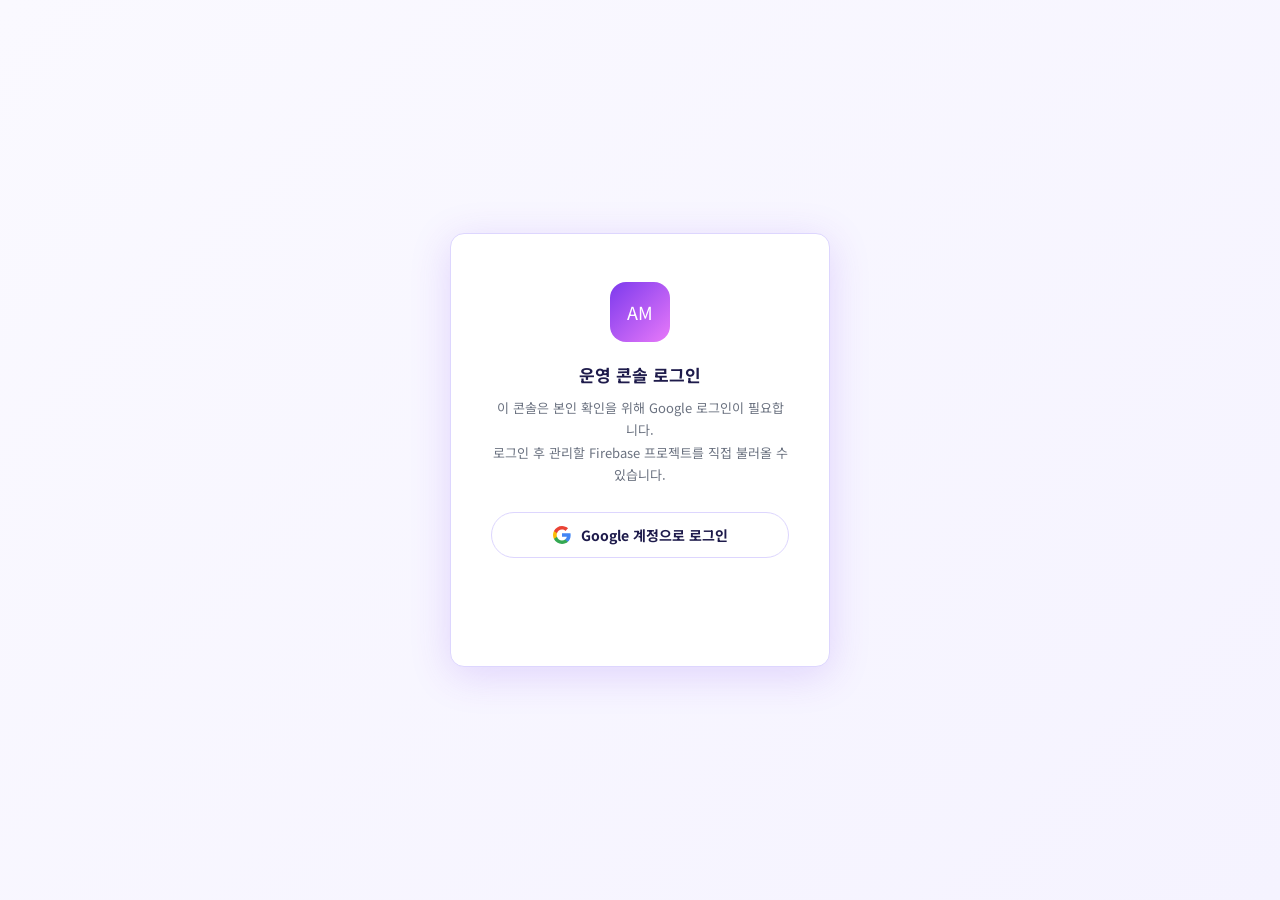
<file: index.html>
<!DOCTYPE html>
<html lang="ko">
<head>
<meta charset="UTF-8">
<meta name="viewport" content="width=device-width, initial-scale=1.0">
<title>운영 콘솔 | Artmug Admin</title>
<link href="https://fonts.googleapis.com/css2?family=Noto+Sans+KR:wght@400;500;700;900&display=swap" rel="stylesheet">
<style>
:root{
  --main:#7c3aed; --main-light:#a855f7; --main-dark:#5b21b6;
  --main-pale:#ede9fe; --main-pale2:#f5f3ff; --accent:#c084fc;
  --accent2:#e879f9; --gold:#facc15; --text:#1e1b4b;
  --text-sub:#6b7280; --border:#ddd6fe; --white:#fff; --bg:#faf9ff;
  --radius:14px; --radius-sm:8px;
  --shadow:0 4px 24px rgba(124,58,237,.10);
  --shadow-lg:0 8px 40px rgba(124,58,237,.18);
  --tr:0.25s cubic-bezier(.4,0,.2,1);
  --sidebar-w:264px; --sidebar-w-collapsed:76px; --header-h:64px;
}
*,*::before,*::after{margin:0;padding:0;box-sizing:border-box;}
html{scroll-behavior:smooth;}
body{font-family:'Noto Sans KR',sans-serif;background:var(--bg);color:var(--text);}
button{cursor:pointer;font-family:inherit;border:none;background:none;color:inherit;}
ul,ol{list-style:none;}

/* ===== 로그인 게이트 ===== */
.login-gate{
  position:fixed;inset:0;display:flex;align-items:center;justify-content:center;
  background:linear-gradient(135deg,var(--bg),var(--main-pale2));z-index:100;padding:24px;
}
.login-card{
  background:#fff;border:1px solid var(--border);border-radius:var(--radius);
  box-shadow:var(--shadow-lg);padding:48px 40px;max-width:380px;width:100%;text-align:center;
}
.login-logo{
  width:60px;height:60px;border-radius:16px;margin:0 auto 20px;
  background:linear-gradient(135deg,var(--main),var(--accent2));
  display:flex;align-items:center;justify-content:center;color:#fff;
  font-family:inherit;font-size:18px;
}
.login-card h1{font-family:inherit;font-size:17px;margin-bottom:10px;}
.login-card p{font-size:13px;color:var(--text-sub);line-height:1.7;margin-bottom:26px;}
.google-btn{
  display:inline-flex;align-items:center;justify-content:center;gap:10px;width:100%;
  padding:12px 18px;border-radius:999px;background:#fff;border:1px solid var(--border);
  font-size:14px;font-weight:700;color:var(--text);transition:background var(--tr),box-shadow var(--tr);
}
.google-btn:hover{background:var(--main-pale2);box-shadow:0 4px 14px rgba(124,58,237,.18);}
.google-btn:disabled{opacity:.6;cursor:not-allowed;}
.login-status{font-size:12.5px;margin-top:16px;min-height:18px;color:var(--text-sub);}
.login-status.error{color:#dc2626;}

/* ===== 레이아웃 ===== */
.admin-wrap{display:flex;min-height:100vh;}

/* ===== 사이드바 ===== */
.sidebar{
  width:var(--sidebar-w);flex-shrink:0;background:#fff;
  border-right:1px solid var(--border);
  display:flex;flex-direction:column;padding:22px 0;
  position:sticky;top:0;align-self:flex-start;height:100vh;height:100dvh;overflow-y:auto;
  transition:width var(--tr);z-index:50;
}
.sidebar.collapsed{width:var(--sidebar-w-collapsed);}
.sidebar-top{
  display:flex;align-items:center;gap:12px;
  padding:0 22px 20px;margin-bottom:18px;
  border-bottom:1px solid var(--border);
}
.logo-badge{
  width:40px;height:40px;border-radius:12px;flex-shrink:0;
  background:linear-gradient(135deg,var(--main),var(--accent2));
  display:flex;align-items:center;justify-content:center;
  color:#fff;font-family:inherit;font-size:13px;
}
.logo-text{overflow:hidden;white-space:nowrap;}
.logo-text strong{display:block;font-family:inherit;font-size:15px;}
.logo-text span{display:block;font-size:12px;color:var(--text-sub);margin-top:2px;}
.sidebar.collapsed .logo-text{display:none;}

.sidebar-section{padding:0 14px;}
.sidebar-label{
  font-size:12px;font-weight:700;color:var(--text-sub);
  letter-spacing:.04em;margin:0 10px 10px;white-space:nowrap;overflow:hidden;
}
.sidebar.collapsed .sidebar-label{opacity:0;}
.sidebar-menu{display:flex;flex-direction:column;gap:4px;}
.menu-item{
  display:flex;align-items:center;gap:12px;width:100%;
  padding:11px 12px;border-radius:var(--radius-sm);
  font-size:14px;font-weight:500;color:var(--text-sub);
  transition:background var(--tr),color var(--tr);text-align:left;white-space:nowrap;overflow:hidden;
}
.sidebar.collapsed .menu-item{justify-content:center;padding:11px;}
.sidebar.collapsed .menu-item span{display:none;}
.menu-item:hover{background:var(--main-pale2);color:var(--main-dark);}
.menu-item.active{background:var(--main-pale);color:var(--main);font-weight:700;}
.menu-item svg{flex-shrink:0;}

.sidebar-footer{margin-top:auto;padding:18px 14px 0;}
.updates-trigger{
  display:flex;align-items:center;gap:12px;width:100%;min-height:42px;
  padding:10px 12px;border:1px solid var(--border);border-radius:10px;
  background:var(--main-pale2);color:var(--main-dark);font-size:13px;font-weight:700;
  text-align:left;white-space:nowrap;transition:background var(--tr),color var(--tr);
}
.updates-trigger svg{flex-shrink:0;}
.updates-trigger:hover{background:var(--main-pale);}
.sidebar.collapsed .updates-trigger{justify-content:center;padding-inline:0;}
.sidebar.collapsed .updates-trigger span{display:none;}
.updates-trigger:focus-visible,.updates-close:focus-visible,.release-entry summary:focus-visible{
  outline:2px solid var(--main);outline-offset:-3px;
}

.updates-dialog{
  inset:0;margin:auto;padding:0;width:min(36rem,calc(100% - 32px));
  max-height:min(36rem,calc(100vh - 32px));max-height:min(36rem,calc(100dvh - 32px));
  overflow:hidden;border:1px solid var(--border);border-radius:18px;
  background:var(--white);color:var(--text);box-shadow:0 22px 60px rgba(30,27,75,.22);
}
.updates-dialog[open]{display:grid;grid-template-rows:auto minmax(0,1fr);}
.updates-dialog::backdrop{background:rgba(30,27,75,.46);}
.updates-header{
  display:flex;align-items:center;justify-content:space-between;gap:12px;
  padding:18px clamp(16px,4vw,26px);border-bottom:1px solid var(--border);
  background:var(--main-pale2);
}
.updates-header h2{font-size:20px;line-height:1.4;}
.updates-close{display:grid;place-items:center;width:36px;height:36px;border-radius:8px;color:var(--text-sub);}
.updates-close:hover{background:var(--main-pale);color:var(--main-dark);}
.release-log{display:grid;align-content:start;gap:10px;overflow:auto;padding:18px clamp(16px,4vw,26px) 24px;}
.release-entry{border:1px solid var(--border);border-radius:12px;overflow:hidden;}
.release-entry summary{
  display:flex;align-items:center;justify-content:space-between;gap:12px;
  padding:12px 14px;list-style:none;color:var(--text);
}
.release-entry summary::-webkit-details-marker{display:none;}
.release-entry summary:hover,.release-entry[open] summary{background:var(--main-pale2);}
.release-entry[open] summary{border-bottom:1px solid var(--border);}
.release-meta{display:flex;align-items:center;flex-wrap:wrap;gap:6px 12px;}
.release-version{
  padding:3px 8px;border-radius:6px;background:var(--main-pale);color:var(--main-dark);
  font-size:13px;font-weight:700;
}
.release-meta time{font-size:13px;color:var(--text-sub);font-variant-numeric:tabular-nums;}
.release-chevron{flex-shrink:0;color:var(--main-dark);}
.release-entry[open] .release-chevron{transform:rotate(180deg);}
.release-changes{display:grid;gap:8px;padding:14px 16px 16px 34px;list-style:disc;font-size:14px;line-height:1.65;}
.release-changes li::marker{color:var(--main);}

.sidebar-backdrop{
  position:fixed;inset:0;background:rgba(30,27,75,.38);
  opacity:0;pointer-events:none;transition:opacity var(--tr);z-index:40;
}
.sidebar-backdrop.show{opacity:1;pointer-events:auto;}

/* ===== 메인 ===== */
.main{flex:1;display:flex;flex-direction:column;min-width:0;}
.main-header{
  height:var(--header-h);flex-shrink:0;display:flex;align-items:center;gap:14px;
  padding:0 28px;border-bottom:1px solid var(--border);
  background:rgba(255,255,255,.85);backdrop-filter:blur(8px);
  position:sticky;top:0;z-index:30;
}
.icon-btn{
  display:flex;align-items:center;justify-content:center;
  width:36px;height:36px;border-radius:var(--radius-sm);
  color:var(--text-sub);transition:background var(--tr),color var(--tr);flex-shrink:0;
}
.icon-btn:hover{background:var(--main-pale2);color:var(--main);}
.page-title{display:flex;align-items:center;gap:10px;min-width:0;}
.page-icon{
  width:30px;height:30px;border-radius:8px;flex-shrink:0;
  background:var(--main-pale);color:var(--main);
  display:flex;align-items:center;justify-content:center;
}
.page-title h1{
  font-family:inherit;font-size:17px;
  white-space:nowrap;overflow:hidden;text-overflow:ellipsis;
}

.account-chip{margin-left:auto;display:flex;align-items:center;gap:10px;flex-shrink:0;}
.account-avatar{width:28px;height:28px;border-radius:50%;background:var(--main-pale);object-fit:cover;flex-shrink:0;}
.account-email{font-size:12.5px;color:var(--text-sub);white-space:nowrap;max-width:170px;overflow:hidden;text-overflow:ellipsis;}
.account-logout{font-size:12px;font-weight:700;color:var(--main);padding:7px 14px;border-radius:999px;background:var(--main-pale);transition:background var(--tr);flex-shrink:0;}
.account-logout:hover{background:var(--main-pale2);}

.main-content{flex:1;padding:32px;overflow-y:auto;}
.content-inner{max-width:1100px;margin:0 auto;}

/* ===== 페이지 패널 / 빈 상태 ===== */
.page-panel{display:none;}
.page-panel.active{display:block;animation:fadeIn .35s ease;}
@keyframes fadeIn{from{opacity:0;transform:translateY(6px);}to{opacity:1;transform:none;}}

.empty-state{
  max-width:480px;margin:64px auto 0;background:#fff;
  border:1px solid var(--border);border-radius:var(--radius);
  box-shadow:var(--shadow);padding:48px 36px;text-align:center;
}
.empty-icon{
  width:60px;height:60px;border-radius:50%;margin:0 auto 20px;
  background:var(--main-pale2);color:var(--main);
  display:flex;align-items:center;justify-content:center;
}
.empty-state h2{font-family:inherit;font-size:16px;margin-bottom:10px;line-height:1.4;}
.empty-state p{font-size:13.5px;color:var(--text-sub);line-height:1.75;}
.empty-tag{
  display:inline-flex;align-items:center;gap:6px;margin-top:20px;
  font-size:12px;font-weight:700;color:var(--main);
  background:var(--main-pale);padding:7px 16px;border-radius:999px;
}

/* ===== 포트폴리오 관리: Firebase 프로젝트 연결 ===== */
.fb-connect-card{
  background:#fff;border:1px solid var(--border);border-radius:var(--radius);
  box-shadow:var(--shadow);padding:24px;margin-bottom:22px;
}
.fb-connect-card h3{font-family:inherit;font-size:15px;margin-bottom:6px;}
.fb-connect-card > p{font-size:12.5px;color:var(--text-sub);margin-bottom:16px;line-height:1.6;}
.fb-connect-form{display:flex;gap:10px;flex-wrap:wrap;}
.fb-connect-form input{
  flex:1;min-width:220px;padding:11px 14px;border:1px solid var(--border);
  border-radius:8px;font-size:13.5px;font-family:inherit;color:var(--text);
}
.fb-connect-form input:focus{outline:none;border-color:var(--main);box-shadow:0 0 0 3px var(--main-pale);}
.fb-status{font-size:12.5px;margin-top:12px;color:var(--text-sub);min-height:16px;line-height:1.6;}
.fb-status.error{color:#dc2626;}
.fb-status.success{color:#16a34a;}

.fb-connected-bar{
  display:flex;align-items:center;gap:10px;background:var(--main-pale2);
  border:1px solid var(--border);border-radius:var(--radius-sm);
  padding:11px 16px;margin-bottom:22px;font-size:13px;flex-wrap:wrap;
}
.fb-connected-bar .dot{width:8px;height:8px;border-radius:50%;background:#16a34a;flex-shrink:0;}
.fb-connected-bar strong{color:var(--main-dark);}
.fb-actions{margin-left:auto;display:flex;gap:8px;}
.fb-actions button{
  font-size:12px;font-weight:700;color:var(--text-sub);background:#fff;
  border:1px solid var(--border);padding:6px 12px;border-radius:999px;
  transition:background var(--tr),color var(--tr);
}
.fb-actions button:hover{background:var(--main-pale2);color:var(--main-dark);}

/* ===== 포트폴리오 관리: 카테고리 ===== */
.portfolio-toolbar{display:flex;justify-content:flex-end;margin-bottom:22px;position:relative;}
.btn-primary{
  display:inline-flex;align-items:center;gap:7px;
  background:linear-gradient(135deg,var(--main),var(--main-light));
  color:#fff;font-size:13.5px;font-weight:700;padding:10px 20px;border-radius:999px;
  box-shadow:0 4px 16px rgba(124,58,237,.32);transition:transform var(--tr),box-shadow var(--tr);
}
.btn-primary:hover{transform:translateY(-1px);box-shadow:0 8px 22px rgba(124,58,237,.4);}

.category-menu{
  position:absolute;top:calc(100% + 8px);right:0;width:240px;
  background:#fff;border:1px solid var(--border);border-radius:var(--radius-sm);
  box-shadow:var(--shadow-lg);padding:8px;display:none;z-index:25;
}
.category-menu.open{display:block;}
.category-menu button{
  width:100%;display:flex;align-items:center;gap:10px;
  padding:11px 12px;border-radius:8px;font-size:13.5px;font-weight:500;
  color:var(--text);transition:background var(--tr);text-align:left;
}
.category-menu button:hover:not(:disabled){background:var(--main-pale2);}
.category-menu button:disabled{opacity:.42;cursor:not-allowed;}
.category-menu button svg{flex-shrink:0;color:var(--main);}
.menu-sub-label{margin-left:auto;font-size:10.5px;color:var(--text-sub);font-weight:700;white-space:nowrap;}

.portfolio-empty-hint{
  text-align:center;color:var(--text-sub);font-size:13.5px;
  background:#fff;border:1px dashed var(--border);border-radius:var(--radius);
  padding:48px 24px;line-height:1.8;
}
.portfolio-empty-hint strong{color:var(--main);}

.cat-card{
  background:#fff;border:1px solid var(--border);border-radius:var(--radius);
  box-shadow:var(--shadow);margin-bottom:20px;overflow:hidden;
}
.cat-card-header{
  display:flex;align-items:center;justify-content:space-between;
  padding:16px 20px;color:#fff;
  background:linear-gradient(135deg,var(--main-dark),var(--main));
}
.cat-card-header-left{display:flex;align-items:center;gap:10px;}
.cat-card-header-left svg{flex-shrink:0;}
.cat-card-title{font-family:inherit;font-size:14.5px;}
.cat-del-btn{
  width:26px;height:26px;border-radius:50%;flex-shrink:0;
  display:flex;align-items:center;justify-content:center;
  font-size:16px;line-height:1;color:#fff;background:rgba(255,255,255,.16);
  transition:background var(--tr);
}
.cat-del-btn:hover{background:rgba(255,255,255,.32);}
.cat-card-body{padding:20px;}
.subcat-empty-hint{font-size:12.5px;color:var(--text-sub);margin-bottom:12px;}

.subcat-block{
  border:1px solid var(--border);border-radius:var(--radius-sm);
  background:var(--main-pale2);padding:14px 16px;margin-bottom:14px;
}
.subcat-header{display:flex;align-items:center;justify-content:space-between;margin-bottom:4px;}
.subcat-title-wrap{display:flex;align-items:center;gap:8px;min-width:0;}
.subcat-title{font-size:14px;font-weight:700;color:var(--main-dark);overflow:hidden;text-overflow:ellipsis;white-space:nowrap;}
.subcat-count{
  flex-shrink:0;font-size:11px;font-weight:700;color:var(--main);
  background:var(--main-pale);padding:2px 9px;border-radius:999px;
}
.subcat-del-btn{
  width:24px;height:24px;border-radius:50%;flex-shrink:0;font-size:15px;line-height:1;
  display:flex;align-items:center;justify-content:center;
  color:var(--text-sub);transition:background var(--tr),color var(--tr);
}
.subcat-del-btn:hover{background:#fde2e2;color:#dc2626;}

.btn-dashed{
  display:inline-flex;align-items:center;gap:6px;margin-top:8px;
  border:1.5px dashed var(--border);background:#fff;color:var(--main);
  font-size:13px;font-weight:700;padding:9px 15px;border-radius:8px;
  transition:background var(--tr),border-color var(--tr);
}
.btn-dashed:hover{background:#fff;border-color:var(--main-light);}
.btn-dashed-sm{padding:7px 13px;font-size:12.5px;margin-top:10px;}

.inline-form{display:flex;gap:8px;margin-top:10px;flex-wrap:wrap;align-items:center;}
.inline-form input[type="text"]{
  flex:1;min-width:200px;padding:9px 13px;border:1px solid var(--border);
  border-radius:8px;font-size:13px;font-family:inherit;color:var(--text);background:#fff;
}
.inline-form input:focus{outline:none;border-color:var(--main);box-shadow:0 0 0 3px var(--main-pale);}
.inline-form input[type="file"]{
  flex:1;min-width:220px;font-size:12.5px;padding:8px;border:1px dashed var(--border);
  border-radius:8px;background:#fff;color:var(--text-sub);
}
.btn-confirm{background:var(--main);color:#fff;padding:9px 17px;border-radius:8px;font-size:13px;font-weight:700;transition:background var(--tr);flex-shrink:0;}
.btn-confirm:hover{background:var(--main-dark);}
.btn-confirm:disabled{opacity:.55;cursor:not-allowed;}
.btn-cancel{background:#f1f0fa;color:var(--text-sub);padding:9px 17px;border-radius:8px;font-size:13px;font-weight:700;transition:background var(--tr);flex-shrink:0;}
.btn-cancel:hover{background:#e5e3f5;}
.inline-form-msg{font-size:12px;color:var(--text-sub);margin-top:6px;display:none;}
.inline-form-msg.error{color:#dc2626;}

.img-preview-row{display:flex;gap:8px;flex-wrap:wrap;margin-top:10px;}
.img-preview-item{width:62px;text-align:center;}
.img-preview-item img{width:62px;height:62px;object-fit:cover;border-radius:6px;border:1px solid var(--border);display:block;}
.img-preview-item span{display:block;font-size:9.5px;color:var(--text-sub);overflow:hidden;text-overflow:ellipsis;white-space:nowrap;margin-top:3px;}

.media-row{
  display:flex;gap:14px;overflow-x:auto;margin-top:12px;padding-bottom:8px;
}
.media-row::-webkit-scrollbar{height:6px;}
.media-row::-webkit-scrollbar-thumb{background:var(--border);border-radius:3px;}
.media-row::-webkit-scrollbar-track{background:transparent;}
.media-card{flex-shrink:0;width:200px;}
.media-thumb{
  position:relative;width:100%;aspect-ratio:16/9;border-radius:8px;
  overflow:hidden;background:#000;border:1px solid var(--border);
}
.media-thumb iframe{width:100%;height:100%;border:0;display:block;}
.media-thumb-inner{
  width:100%;height:100%;display:flex;align-items:center;justify-content:center;
  color:#9ca3af;background:#13111c;font-size:11px;text-align:center;padding:6px;
}
.media-thumb-inner img{width:100%;height:100%;object-fit:cover;display:block;}
.media-del{
  position:absolute;top:6px;right:6px;width:22px;height:22px;border-radius:50%;
  background:rgba(0,0,0,.55);color:#fff;font-size:13px;line-height:1;
  display:flex;align-items:center;justify-content:center;z-index:5;
  transition:background var(--tr);
}
.media-del:hover{background:rgba(220,38,38,.9);}
.media-title{
  font-size:12px;margin-top:6px;color:var(--text);line-height:1.4;
  max-height:2.8em;overflow:hidden;
}

/* ===== 반응형 (모바일: 사이드바 = 오프캔버스) ===== */
@media (max-width:880px){
  .sidebar{
    position:fixed;top:0;left:0;
    transform:translateX(-100%);box-shadow:var(--shadow-lg);width:var(--sidebar-w);
  }
  .sidebar.mobile-open{transform:translateX(0);}
  .sidebar.collapsed{width:var(--sidebar-w);}
  .sidebar.collapsed .logo-text,.sidebar.collapsed .sidebar-label,.sidebar.collapsed .menu-item span{display:revert;}
  .sidebar.collapsed .menu-item span{display:inline;}
  .main-content{padding:22px 18px;}
  .empty-state{margin-top:24px;padding:36px 24px;}
  .media-card{width:160px;}
  .category-menu{width:220px;}
  .account-email{display:none;}
}
.order-handle{display:inline-flex;align-items:center;justify-content:center;flex-shrink:0;min-height:32px;padding:5px 10px;margin:0 6px 6px 0;border:1px solid var(--border);border-radius:6px;background:var(--main-pale);color:var(--main);font:inherit;font-size:12px;cursor:grab;touch-action:none;user-select:none;}
.order-handle:active{cursor:grabbing;}
.order-handle:focus-visible{outline:2px solid var(--main);outline-offset:2px;}
.order-dragging{opacity:.65;outline:2px dashed var(--main);outline-offset:-2px;}
.order-saving{pointer-events:none;opacity:.75;}
.order-hint,.order-status{font-size:12px;line-height:1.6;color:var(--text-sub);margin-bottom:10px;}
.order-status{color:var(--main);min-height:20px;}
</style>
<style>
.connection-grid{display:grid;grid-template-columns:1fr 1fr;gap:18px;margin-top:20px;}
.connection-box{padding:18px;background:var(--main-pale2);border:1px solid var(--border);border-radius:12px;min-width:0;}
.connection-field{display:flex;flex-direction:column;gap:8px;margin-bottom:14px;font-size:13px;font-weight:700;}
.connection-field input,.connection-code{width:100%;box-sizing:border-box;border:1px solid var(--border);border-radius:8px;padding:11px 12px;font:inherit;color:var(--text);background:#fff;}
.connection-field input:focus{outline:2px solid var(--main);}
.connection-actions{display:flex;flex-wrap:wrap;align-items:center;gap:10px;}
.connection-actions a{color:var(--main);font-size:12px;}
.connection-status{margin-top:14px;color:var(--main);font-size:13px;min-height:20px;}
.connection-code{font:12px/1.7 monospace;margin-top:12px;resize:vertical;}
details summary{cursor:pointer;color:var(--main);font-size:13px;padding:10px 0;}
@media(max-width:750px){.connection-grid{grid-template-columns:1fr;}}
</style>
<link rel="stylesheet" href="./dashboard.css">
<link rel="stylesheet" href="./portfolio-editor.css?v=0.0.2">
</head>
<body>

<!-- ===== 로그인 게이트 ===== -->
<div class="login-gate" id="loginGate">
  <div class="login-card">
    <div class="login-logo">AM</div>
    <h1>운영 콘솔 로그인</h1>
    <p>이 콘솔은 본인 확인을 위해 Google 로그인이 필요합니다.<br>로그인 후 관리할 Firebase 프로젝트를 직접 불러올 수 있습니다.</p>
    <button class="google-btn" id="loginBtn" type="button">
      <svg width="18" height="18" viewBox="0 0 18 18"><path fill="#4285F4" d="M17.64 9.2c0-.637-.057-1.251-.164-1.84H9v3.481h4.844a4.14 4.14 0 0 1-1.796 2.716v2.259h2.908c1.702-1.567 2.684-3.875 2.684-6.615z"/><path fill="#34A853" d="M9 18c2.43 0 4.467-.806 5.956-2.184l-2.908-2.259c-.806.54-1.837.86-3.048.86-2.344 0-4.328-1.584-5.036-3.711H.957v2.332C2.438 15.983 5.482 18 9 18z"/><path fill="#FBBC05" d="M3.964 10.706A5.41 5.41 0 0 1 3.682 9c0-.593.102-1.17.282-1.706V4.962H.957A8.997 8.997 0 0 0 0 9c0 1.452.348 2.827.957 4.038l3.007-2.332z"/><path fill="#EA4335" d="M9 3.58c1.321 0 2.508.454 3.44 1.345l2.582-2.58C13.463.891 11.426 0 9 0 5.482 0 2.438 2.017.957 4.962L3.964 7.29C4.672 5.163 6.656 3.58 9 3.58z"/></svg>
      Google 계정으로 로그인
    </button>
    <p class="login-status" id="loginStatus"></p>
  </div>
</div>

<div class="admin-wrap" id="adminWrap" style="display:none;">

  <!-- ===== 사이드바 ===== -->
  <aside class="sidebar" id="sidebar">
    <div class="sidebar-top">
      <div class="logo-badge">AM</div>
      <div class="logo-text">
        <strong>운영 콘솔</strong>
        <span>Artmug Admin</span>
      </div>
    </div>
    <div class="sidebar-section">
      <p class="sidebar-label">메뉴</p>
      <nav class="sidebar-menu">
        <button class="menu-item active" data-page="overview">
          <svg width="18" height="18" viewBox="0 0 24 24" fill="none" stroke="currentColor" stroke-width="2" stroke-linecap="round" stroke-linejoin="round"><rect x="3" y="3" width="7" height="7" rx="1.5"/><rect x="14" y="3" width="7" height="7" rx="1.5"/><rect x="3" y="14" width="7" height="7" rx="1.5"/><rect x="14" y="14" width="7" height="7" rx="1.5"/></svg>
          <span>개요</span>
        </button>
        <button class="menu-item" data-page="behavior">
          <svg width="18" height="18" viewBox="0 0 24 24" fill="none" stroke="currentColor" stroke-width="2" stroke-linecap="round" stroke-linejoin="round"><polyline points="3 12 8 12 11 20 14 4 17 12 21 12"/></svg>
          <span>행동 분석</span>
        </button>
        <button class="menu-item" data-page="schedule">
          <svg width="18" height="18" viewBox="0 0 24 24" fill="none" stroke="currentColor" stroke-width="2" stroke-linecap="round" stroke-linejoin="round"><rect x="3" y="5" width="18" height="16" rx="2"/><line x1="3" y1="10" x2="21" y2="10"/><line x1="8" y1="2" x2="8" y2="6"/><line x1="16" y1="2" x2="16" y2="6"/></svg>
          <span>일정 관리</span>
        </button>
        <button class="menu-item" data-page="portfolio">
          <svg width="18" height="18" viewBox="0 0 24 24" fill="none" stroke="currentColor" stroke-width="2" stroke-linecap="round" stroke-linejoin="round"><rect x="3" y="3" width="13" height="13" rx="2"/><path d="M8 21h11a2 2 0 0 0 2-2V8"/></svg>
          <span>포트폴리오 관리</span>
        </button>
      </nav>
    </div>
    <div class="sidebar-footer">
      <button class="updates-trigger" id="updatesTrigger" type="button" title="업데이트 로그"
              aria-label="업데이트 로그" aria-haspopup="dialog" aria-controls="updatesDialog">
        <svg width="18" height="18" viewBox="0 0 24 24" fill="none" stroke="currentColor" stroke-width="2" stroke-linecap="round" stroke-linejoin="round" aria-hidden="true"><path d="M14 2H6a2 2 0 0 0-2 2v16a2 2 0 0 0 2 2h12a2 2 0 0 0 2-2V8Z"/><path d="M14 2v6h6M8 13h8m-8 4h8"/></svg>
        <span>업데이트 로그</span>
      </button>
    </div>
  </aside>

  <div class="sidebar-backdrop" id="sidebarBackdrop"></div>

  <!-- ===== 메인 ===== -->
  <div class="main">
    <header class="main-header">
      <button class="icon-btn" id="sidebarToggle" aria-label="사이드바 토글">
        <svg width="20" height="20" viewBox="0 0 24 24" fill="none" stroke="currentColor" stroke-width="2" stroke-linecap="round" stroke-linejoin="round"><rect x="3" y="4" width="18" height="16" rx="2"/><line x1="9" y1="4" x2="9" y2="20"/></svg>
      </button>
      <div class="page-title">
        <span class="page-icon" id="pageIcon">
          <svg width="16" height="16" viewBox="0 0 24 24" fill="none" stroke="currentColor" stroke-width="2" stroke-linecap="round" stroke-linejoin="round"><rect x="3" y="3" width="7" height="7" rx="1.5"/><rect x="14" y="3" width="7" height="7" rx="1.5"/><rect x="3" y="14" width="7" height="7" rx="1.5"/><rect x="14" y="14" width="7" height="7" rx="1.5"/></svg>
        </span>
        <h1 id="pageTitleText">트래픽 개요</h1>
      </div>
      <div class="account-chip" id="accountChip">
        <img class="account-avatar" id="accountAvatar" alt="">
        <span class="account-email" id="accountEmail"></span>
        <button class="account-logout" id="logoutBtn" type="button">로그아웃</button>
      </div>
    </header>

    <main class="main-content">
      <div class="content-inner">
          <div class="fb-connect-card" id="fbConnectCard">
            <h3>Firebase 프로젝트 연결</h3>
            <p>로그인한 Google 계정으로 접근 가능한 Firebase 프로젝트의 이름(또는 프로젝트 ID)을 입력하면, 프로젝트를 연결합니다. 빈 프로젝트는 데이터베이스와 포트폴리오 구조를 자동으로 준비합니다.</p>
            <div class="fb-connect-form">
              <input type="text" id="fbProjectInput" placeholder="예: artmug-hanxin">
              <button class="btn-confirm" id="fbLoadBtn" type="button">프로젝트 연결</button>
            </div>
            <p class="fb-status" id="fbStatus"></p>
            <a id="firebaseCreateDatabaseLink" hidden target="_blank" rel="noopener noreferrer" style="color:var(--main);font-size:13px;">Firebase에서 무료 데이터베이스 만들기 ↗</a>
          </div>

          <div class="fb-connected-bar" id="fbConnectedBar" style="display:none;">
            <span class="dot"></span>
            <span>연결됨: <strong id="fbConnectedName"></strong></span>
            <div class="fb-actions">
              <button type="button" id="fbRefreshBtn">새로고침</button>
              <button type="button" id="fbDisconnectBtn">연결 해제</button>
            </div>
          </div>



        <!-- 개요 -->
        <section class="page-panel active" id="page-overview">
          <div class="empty-state">
            <div class="empty-icon">
              <svg width="26" height="26" viewBox="0 0 24 24" fill="none" stroke="currentColor" stroke-width="2" stroke-linecap="round" stroke-linejoin="round"><path d="M9 17H7A5 5 0 0 1 7 7h2"/><path d="M15 7h2a5 5 0 1 1 0 10h-2"/><line x1="8" y1="12" x2="16" y2="12"/></svg>
            </div>
            <h2>아직 연결된 데이터가 없습니다</h2>
            <p>상세페이지와 연결되면 총 방문자, 페이지뷰, 체류시간 등의 트래픽 통계가 이곳에 표시됩니다.</p>
            <span class="empty-tag">다음 단계: 방문자 추적 연결</span>
          </div>
        </section>

        <!-- 행동 분석 -->
        <section class="page-panel" id="page-behavior">
          <div class="empty-state">
            <div class="empty-icon">
              <svg width="26" height="26" viewBox="0 0 24 24" fill="none" stroke="currentColor" stroke-width="2" stroke-linecap="round" stroke-linejoin="round"><path d="M9 17H7A5 5 0 0 1 7 7h2"/><path d="M15 7h2a5 5 0 1 1 0 10h-2"/><line x1="8" y1="12" x2="16" y2="12"/></svg>
            </div>
            <h2>행동 분석 연결 대기 중</h2>
            <p>섹션 도달률, 클릭 순위, 이탈 위치 등 방문자 행동 데이터가 연결 후 이곳에 표시됩니다.</p>
            <span class="empty-tag">다음 단계: 이벤트 트래킹 연결</span>
          </div>
        </section>

        <!-- 일정 관리 -->
        <section class="page-panel" id="page-schedule">
          <div class="empty-state">
            <div class="empty-icon">
              <svg width="26" height="26" viewBox="0 0 24 24" fill="none" stroke="currentColor" stroke-width="2" stroke-linecap="round" stroke-linejoin="round"><path d="M9 17H7A5 5 0 0 1 7 7h2"/><path d="M15 7h2a5 5 0 1 1 0 10h-2"/><line x1="8" y1="12" x2="16" y2="12"/></svg>
            </div>
            <h2>일정 관리 기능 준비 중</h2>
            <p>예약 가능일, 마감일, 휴무일을 설정하는 캘린더 편집 기능이 이곳에 추가될 예정입니다.</p>
            <span class="empty-tag">다음 단계: 캘린더 편집 기능 추가</span>
          </div>
        </section>

        <!-- 포트폴리오 관리 -->
        <section class="page-panel" id="page-portfolio">

          <div id="portfolioBody" style="display:none;"></div>
                </section>

      </div>
    </main>
  </div>
</div>

<dialog class="updates-dialog" id="updatesDialog" aria-labelledby="updatesTitle">
  <header class="updates-header">
    <h2 id="updatesTitle">업데이트 로그</h2>
    <form method="dialog">
      <button class="updates-close" type="submit" aria-label="닫기" autofocus>
        <svg width="18" height="18" viewBox="0 0 24 24" fill="none" stroke="currentColor" stroke-width="2" stroke-linecap="round" aria-hidden="true"><path d="m6 6 12 12M18 6 6 18"/></svg>
      </button>
    </form>
  </header>
  <div class="release-log">
    <details class="release-entry" name="console-releases" open>
      <summary>
        <span class="release-meta"><span class="release-version">0.0.2 ver</span><time datetime="2026-11-20">2026년 11월 20일</time></span>
        <svg class="release-chevron" width="16" height="16" viewBox="0 0 24 24" fill="none" stroke="currentColor" stroke-width="2" stroke-linecap="round" stroke-linejoin="round" aria-hidden="true"><path d="m6 9 6 6 6-6"/></svg>
      </summary>
      <ul class="release-changes">
        <li>1차 카테고리를 원하는 만큼 만들고 좌우로 이동할 수 있습니다. 2차 카테고리는 목록을 펼쳐 선택합니다.</li>
        <li>한 카테고리에 YouTube 영상과 사진·GIF를 함께 등록할 수 있습니다. 한신·사유 메인페이지는 콘솔의 작품 순서를 따르며 격자는 정사각형으로 표시합니다.</li>
        <li>작품 이름 앞의 번호를 눌러 위치를 옮기거나, 2차 카테고리의 정렬 메뉴에서 이름·등록 순서로 정리할 수 있습니다.</li>
        <li>첫 화면 설정에서 방문자에게 처음 보여 줄 1차·2차 카테고리와 격자·슬라이드 보기를 저장할 수 있습니다.</li>
        <li>카테고리 옆 연필 버튼으로 이름을 바꾸면 연결된 Google Drive 폴더에도 반영됩니다.</li>
        <li>기존 작품과 순서를 이어서 편집할 수 있습니다. Drive 폴더 동기화와 중단된 파일 삭제 정리를 다시 시도할 수 있습니다.</li>
      </ul>
    </details>
    <details class="release-entry" name="console-releases">
      <summary>
        <span class="release-meta"><span class="release-version">0.0.1 ver</span><time datetime="2026-11-20">2026년 11월 20일</time></span>
        <svg class="release-chevron" width="16" height="16" viewBox="0 0 24 24" fill="none" stroke="currentColor" stroke-width="2" stroke-linecap="round" stroke-linejoin="round" aria-hidden="true"><path d="m6 9 6 6 6-6"/></svg>
      </summary>
      <ul class="release-changes">
        <li>행동 분석은 메뉴에 들어오거나 새로고침 버튼을 눌렀을 때 갱신되도록 변경했습니다. 15초 주기 자동 갱신을 제거했습니다.</li>
        <li>사이드바 하단에 버전, 업데이트 날짜, 변경 내용을 확인할 수 있는 업데이트 로그를 추가했습니다.</li>
      </ul>
    </details>
  </div>
</dialog>

<footer style="text-align:center;padding:16px;font-size:12px"><a href="./privacy.html" target="_blank" rel="noopener noreferrer">개인정보 안내</a></footer>
<script src="https://accounts.google.com/gsi/client"></script>
<script>
/* ============================================================
   0. 사이드바 / 메뉴 전환 (로그인 이후 동작)
============================================================ */
const pageMeta = {
  overview: {
    title: '트래픽 개요',
    icon: '<svg width="16" height="16" viewBox="0 0 24 24" fill="none" stroke="currentColor" stroke-width="2" stroke-linecap="round" stroke-linejoin="round"><rect x="3" y="3" width="7" height="7" rx="1.5"/><rect x="14" y="3" width="7" height="7" rx="1.5"/><rect x="3" y="14" width="7" height="7" rx="1.5"/><rect x="14" y="14" width="7" height="7" rx="1.5"/></svg>'
  },
  behavior: {
    title: '행동 분석',
    icon: '<svg width="16" height="16" viewBox="0 0 24 24" fill="none" stroke="currentColor" stroke-width="2" stroke-linecap="round" stroke-linejoin="round"><polyline points="3 12 8 12 11 20 14 4 17 12 21 12"/></svg>'
  },
  schedule: {
    title: '일정 관리',
    icon: '<svg width="16" height="16" viewBox="0 0 24 24" fill="none" stroke="currentColor" stroke-width="2" stroke-linecap="round" stroke-linejoin="round"><rect x="3" y="5" width="18" height="16" rx="2"/><line x1="3" y1="10" x2="21" y2="10"/><line x1="8" y1="2" x2="8" y2="6"/><line x1="16" y1="2" x2="16" y2="6"/></svg>'
  },
  portfolio: {
    title: '포트폴리오 관리',
    icon: '<svg width="16" height="16" viewBox="0 0 24 24" fill="none" stroke="currentColor" stroke-width="2" stroke-linecap="round" stroke-linejoin="round"><rect x="3" y="3" width="13" height="13" rx="2"/><path d="M8 21h11a2 2 0 0 0 2-2V8"/></svg>'
  }
};

const sidebar = document.getElementById('sidebar');
const backdrop = document.getElementById('sidebarBackdrop');
const sidebarToggle = document.getElementById('sidebarToggle');
const menuItems = document.querySelectorAll('.menu-item');
const panels = document.querySelectorAll('.page-panel');
const behaviorPanel = document.getElementById('page-behavior');
const pageTitleText = document.getElementById('pageTitleText');
const pageIcon = document.getElementById('pageIcon');
const updatesDialog = document.getElementById('updatesDialog');

document.getElementById('updatesTrigger').addEventListener('click', ()=>{
  updatesDialog.querySelector('.release-entry').open = true;
  updatesDialog.showModal();
});

function isMobile(){ return window.innerWidth <= 880; }

menuItems.forEach(btn=>{
  btn.addEventListener('click', ()=>{
    const page = btn.dataset.page;
    if(!pageMeta[page]) return;
    const enteringPage = !btn.classList.contains('active');
    menuItems.forEach(b=>b.classList.remove('active'));
    btn.classList.add('active');
    panels.forEach(p=>p.classList.toggle('active', p.id === `page-${page}`));
    pageTitleText.textContent = pageMeta[page].title;
    pageIcon.innerHTML = pageMeta[page].icon;
    if(enteringPage){
      if(page === 'behavior'){
        const refreshButton = document.getElementById('behaviorRefreshBtn');
        if(refreshButton) refreshButton.click();
        else behaviorPanel.dataset.refreshOnMount = 'true';
      } else {
        delete behaviorPanel.dataset.refreshOnMount;
      }
    }
    if(isMobile()){
      sidebar.classList.remove('mobile-open');
      backdrop.classList.remove('show');
    }
  });
});

sidebarToggle.addEventListener('click', ()=>{
  if(isMobile()){
    sidebar.classList.toggle('mobile-open');
    backdrop.classList.toggle('show', sidebar.classList.contains('mobile-open'));
  } else {
    sidebar.classList.toggle('collapsed');
  }
});
backdrop.addEventListener('click', ()=>{
  sidebar.classList.remove('mobile-open');
  backdrop.classList.remove('show');
});
window.addEventListener('resize', ()=>{
  if(isMobile()){ sidebar.classList.remove('collapsed'); }
  else { sidebar.classList.remove('mobile-open'); backdrop.classList.remove('show'); }
});

/* ============================================================
   1. Google 로그인 (GIS OAuth2 토큰 클라이언트)
   - email/profile: 로그인 계정 식별
   - cloud-platform: 프로젝트/웹 앱 조회 및 빈 프로젝트 준비 시 별도 동의
   - firebase.database: Realtime Database REST 호출(IAM 권한으로 보안 규칙 우회)
   - drive.file: 이 앱이 만든 파일만 접근하는 제한된 드라이브 업로드 권한
============================================================ */
const GOOGLE_CLIENT_ID = '775687417425-mq9ena2cvukq74s6v8h1v3mou2ssbi32.apps.googleusercontent.com';
const OAUTH_SCOPE = 'openid email profile';

const authState = { accessToken: null, expiresAt: 0, email: null, name: null, picture: null, tokenClient: null, grantedScopes: new Set() };
let pendingToken = null;
let authenticationVersion = 0;

const loginGate = document.getElementById('loginGate');
const loginBtn = document.getElementById('loginBtn');
const loginStatus = document.getElementById('loginStatus');
const adminWrap = document.getElementById('adminWrap');
const accountChip = document.getElementById('accountChip');
const accountAvatar = document.getElementById('accountAvatar');
const accountEmail = document.getElementById('accountEmail');
const logoutBtn = document.getElementById('logoutBtn');

function requestToken(opts = {}){
  const session = authenticationVersion;
  const scopes = opts.scopes || OAUTH_SCOPE;
  const previousEmail = authState.email;
  return new Promise((resolve, reject) => {
    const client = google.accounts.oauth2.initTokenClient({
      client_id: GOOGLE_CLIENT_ID,
      scope: scopes,
      include_granted_scopes: true,
      hint: previousEmail || undefined,
      callback: async resp => {
        if(!resp || resp.error){reject(new Error(resp?.error || 'TOKEN_ERROR'));return;}
        try {
          const res = await fetch('https://www.googleapis.com/oauth2/v3/userinfo', {headers:{Authorization:'Bearer '+resp.access_token}});
          if(!res.ok)throw new Error('USERINFO_FAIL');
          const account = await res.json();
          if(session !== authenticationVersion)throw new Error('로그인 요청이 취소되었습니다.');
          if(previousEmail && account.email !== previousEmail)throw new Error('현재 로그인한 Google 계정으로 권한을 승인해주세요.');
          authState.accessToken = resp.access_token;
          authState.expiresAt = Date.now() + Number(resp.expires_in || 3600)*1000;
          authState.grantedScopes = new Set((resp.scope || scopes).split(' '));
          resolve(authState.accessToken);
        } catch(error) {reject(error);}
      },
      error_callback: error => reject(new Error(error?.type || 'POPUP_ERROR'))
    });
    client.requestAccessToken(opts.silent ? {prompt:''} : {});
  });
}

async function ensureFreshToken(requiredScopes = MANAGEMENT_SCOPES){
  if(authState.accessToken && Date.now() < authState.expiresAt - 60000 && requiredScopes.every(scope=>authState.grantedScopes.has(scope))) return authState.accessToken;
  if(pendingToken){await pendingToken;return ensureFreshToken(requiredScopes);}
  const scopes = [...new Set([...BASIC_SCOPES,...authState.grantedScopes,...requiredScopes])].join(' ');
  pendingToken = requestToken({scopes,silent:true});
  try {
    const token=await pendingToken;
    if(!requiredScopes.every(scope=>authState.grantedScopes.has(scope)))throw new Error('요청한 관리 권한이 승인되지 않았습니다.');
    return token;
  } finally {pendingToken=null;}
}

async function fetchUserInfo(){
  const res = await fetch('https://www.googleapis.com/oauth2/v3/userinfo', {
    headers: { Authorization: `Bearer ${authState.accessToken}` }
  });
  if(!res.ok) throw new Error('USERINFO_FAIL');
  const info = await res.json();
  authState.email = info.email || '';
  authState.name = info.name || '';
  authState.picture = info.picture || '';
}

loginBtn.addEventListener('click', async () => {
  loginBtn.disabled = true;
  loginStatus.textContent = 'Google 인증 창을 확인해주세요...';
  loginStatus.className = 'login-status';
  try {
    await requestToken({ silent: false, scopes:[...new Set([...BASIC_SCOPES,...MANAGEMENT_SCOPES,...DRIVE_SCOPES])].join(' ') });
    await fetchUserInfo();
    showApp();
    const previousProject = savedProjectId();
    fbProjectInput.value = previousProject || 'artmug-hanxin';
    setFbStatus('로그인되었습니다. 승인한 관리 권한은 토큰이 유효한 동안 다시 사용할 수 있습니다.');
    if(previousProject) await loadFirebaseProject();
  } catch (err) {
    loginStatus.textContent = '로그인에 실패했습니다. 다시 시도해주세요.';
    loginStatus.className = 'login-status error';
  } finally {
    loginBtn.disabled = false;
  }
});

function showApp(){
  loginGate.style.display = 'none';
  adminWrap.style.display = 'flex';
  accountChip.style.display = 'flex';
  accountEmail.textContent = authState.email || '';
  if(authState.picture){ accountAvatar.src = authState.picture; accountAvatar.style.display = 'block'; }
  else { accountAvatar.style.display = 'none'; }
}

logoutBtn.addEventListener('click', () => {
  authenticationVersion++;
  if(authState.accessToken && google.accounts.oauth2.revoke){
    try { google.accounts.oauth2.revoke(authState.accessToken, () => {}); } catch (e) {}
  }
  authState.accessToken = null;
  authState.expiresAt = 0;
  authState.grantedScopes.clear();
  authState.email = null; authState.name = null; authState.picture = null;
  disconnectFirebaseProject();
  adminWrap.style.display = 'none';
  accountChip.style.display = 'none';
  loginGate.style.display = 'flex';
  loginStatus.textContent = '';
  loginStatus.className = 'login-status';
});

/* ============================================================
   2. 포트폴리오 관리: Firebase 프로젝트 동적 연결
============================================================ */
const fbState = { connected: false, databaseURL: null, projectName: null, projectId: null };
let connectionVersion = 0;
let mainPageTimer = null;
let latestData = {};

const imageBlobCache = new Map();

const fbConnectCard = document.getElementById('fbConnectCard');
const fbConnectedBar = document.getElementById('fbConnectedBar');
const fbConnectedName = document.getElementById('fbConnectedName');
const fbProjectInput = document.getElementById('fbProjectInput');
const fbLoadBtn = document.getElementById('fbLoadBtn');
const fbStatus = document.getElementById('fbStatus');
const fbRefreshBtn = document.getElementById('fbRefreshBtn');
const fbDisconnectBtn = document.getElementById('fbDisconnectBtn');
const portfolioBody = document.getElementById('portfolioBody');
function setFbStatus(msg, kind){
  fbStatus.textContent = msg || '';
  fbStatus.className = 'fb-status' + (kind === 'error' ? ' error' : kind === 'success' ? ' success' : '');
}

/* ----- Firebase Management API: 프로젝트 찾기 / DB URL 얻기 ----- */
async function findFirebaseProject(name){
  const token = await ensureFreshToken();
  const needle = name.trim().toLowerCase();
  let pageToken = '';
  for(let guard = 0; guard < 10; guard++){
    const url = `https://firebase.googleapis.com/v1beta1/projects?pageSize=100${pageToken ? `&pageToken=${encodeURIComponent(pageToken)}` : ''}`;
    const res = await fetch(url, { headers: { Authorization: `Bearer ${token}` } });
    if(!res.ok){
      if(res.status === 403 || res.status === 401) throw new Error('PERMISSION');
      throw new Error('LIST_FAIL');
    }
    const data = await res.json();
    const results = data.results || [];
    const found = results.find(p => (p.projectId || '').toLowerCase() === needle || (p.displayName || '').toLowerCase() === needle);
    if(found) return found;
    pageToken = data.nextPageToken;
    if(!pageToken) break;
  }
  return null;
}

function isValidArtmugSchema(rootData){
  const object = value => value && typeof value === 'object' && !Array.isArray(value);
  if(rootData === null) return true;
  if(!object(rootData)) return false;
  const allowed = ['youtube-category', 'image-category', 'main-page', '_artmug', 'callendar-setting', 'analytics'];
  for(const [key,node] of Object.entries(rootData)){
    if(!allowed.includes(key) || !object(node))return false;
    if(key === 'analytics' || key === 'callendar-setting'){continue;}
    if(key === '_artmug'){
      if(node.app !== 'artmug-console' || node.schemaVersion !== 2)return false;
    } else if(key === 'main-page'){
      if(typeof node.name !== 'string' || typeof node.url !== 'string')return false;
    } else {
      const fields = key === 'image-category' ? ['createdAt','categories','portfolioV2'] : ['createdAt','categories'];
      if(Object.keys(node).some(field => !fields.includes(field)))return false;
      if('portfolioV2' in node && (!object(node.portfolioV2) || node.portfolioV2.version !== 2))return false;
      if('createdAt' in node && typeof node.createdAt !== 'number')return false;
      if('categories' in node && !object(node.categories))return false;
      for(const category of Object.values(node.categories || {})){
        if(!object(category) || typeof category.name !== 'string')return false;
        const field=key==='youtube-category'?'videos':'images';
        if(category[field] && !object(category[field]))return false;
        for(const item of Object.values(category[field] || {})){
          if(!object(item))return false;
          if(field==='videos' && typeof item.id!=='string')return false;
          if(field==='images' && ![item.driveFileId,item.publicUrl,item.url].some(value=>typeof value==='string'))return false;
        }
      }
    }
  }
  return true;
}

/* ----- Realtime Database REST 헬퍼 (OAuth2 액세스 토큰으로 보안 규칙 우회) ----- */
async function fbGetRoot(databaseURL = fbState.databaseURL){
  const token = await ensureFreshToken();
  const res = await fetch(`${databaseURL}/.json`, { headers: { Authorization: `Bearer ${token}` } });
  if(!res.ok) throw new Error('DB_READ_FAIL');
  return await res.json();
}
async function fbSet(path, value){
  const token = await ensureFreshToken();
  const res = await fetch(`${fbState.databaseURL}/${path}.json`, {
    method: 'PUT', headers: { Authorization: `Bearer ${token}`, 'Content-Type': 'application/json' },
    body: JSON.stringify(value)
  });
  if(!res.ok) throw new Error('DB_WRITE_FAIL');
  return await res.json();
}
async function fbPush(path, value){
  const token = await ensureFreshToken();
  const res = await fetch(`${fbState.databaseURL}/${path}.json`, {
    method: 'POST', headers: { Authorization: `Bearer ${token}`, 'Content-Type': 'application/json' },
    body: JSON.stringify(value)
  });
  if(!res.ok) throw new Error('DB_WRITE_FAIL');
  return await res.json();
}
async function fbPatch(path, value){
  const token = await ensureFreshToken();
  const res = await fetch(`${fbState.databaseURL}/${path}.json`, {
    method: 'PATCH', headers: { Authorization: `Bearer ${token}`, 'Content-Type': 'application/json' },
    body: JSON.stringify(value)
  });
  if(!res.ok) throw new Error('DB_WRITE_FAIL');
  return await res.json();
}
async function fbDeletePath(path){
  const token = await ensureFreshToken();
  const res = await fetch(`${fbState.databaseURL}/${path}.json`, {
    method: 'DELETE', headers: { Authorization: `Bearer ${token}` }
  });
  if(!res.ok) throw new Error('DB_WRITE_FAIL');
}

async function loadFirebaseProject(){
  document.getElementById('firebaseCreateDatabaseLink').hidden = true;
  const name = fbProjectInput.value.trim();
  if(!name){ setFbStatus('프로젝트 이름을 입력해주세요.', 'error'); return; }
  const version = ++connectionVersion;
  fbLoadBtn.disabled = true;
  setFbStatus('Firebase 프로젝트를 검색하는 중...');
  try {
    const project = await findFirebaseProject(name);
    if(!project){
      setFbStatus('해당 이름의 Firebase 프로젝트를 찾을 수 없습니다.', 'error');
      return;
    }
    setFbStatus('데이터베이스 정보를 확인하는 중...');
    const prepared = await prepareFirebaseProject(project, version);
    const databaseURL = prepared.databaseURL;
    if(version !== connectionVersion) return;

    setFbStatus('데이터 구조를 확인하는 중...');
    const rootData = prepared.rootData;
    if(version !== connectionVersion) return;
    if(!isValidArtmugSchema(rootData)){
      fbState.databaseURL = null;
      setFbStatus('잘못된 프로젝트입니다. (이 콘솔에서 사용하는 데이터 구조와 일치하지 않습니다)', 'error');
      return;
    }

    fbState.databaseURL = databaseURL.replace(/\/$/, '');
    fbState.projectId = project.projectId;
    fbState.webConfigs = prepared.configs;
    rememberProjectId(project.projectId);
    latestData = rootData || {};
    fbState.connected = true;
    fbState.projectName = project.displayName || project.projectId;
    fbConnectedName.textContent = fbState.projectName;
    fbConnectCard.style.display = 'none';
    fbConnectedBar.style.display = 'flex';
    portfolioBody.style.display = 'block';
    setFbStatus('');
    renderAll();
    renderConnectedPages();
    clearInterval(mainPageTimer);
    mainPageTimer = setInterval(refreshMainPage, 15000);
  } catch (err) {
    if(version !== connectionVersion) return;
    let msg = err.message || '연결에 실패했습니다.';
    if(err.message === 'PERMISSION') msg = '이 Google 계정으로는 Firebase 프로젝트 목록에 접근할 권한이 없습니다.';
    else if(err.message === 'NO_DATABASE') msg = '이 프로젝트에서 Realtime Database 설정 정보를 찾을 수 없습니다. (웹 앱 등록 여부, Realtime Database 생성 여부를 확인해주세요)';
    else if(err.message === 'DB_READ_FAIL') msg = '데이터베이스에 접근할 권한이 없습니다. (이 Google 계정이 해당 프로젝트의 Owner/Editor인지 확인해주세요)';
    else if(err.message === 'LIST_FAIL') msg = '프로젝트 목록을 불러오지 못했습니다.';
    setFbStatus(`${msg} (${err.message})`, 'error');
  } finally {
    if(version === connectionVersion) fbLoadBtn.disabled = false;
  }
}

function disconnectFirebaseProject(){
  connectionVersion++;
  clearInterval(mainPageTimer);
  fbLoadBtn.disabled = false;
  for(const url of imageBlobCache.values()) URL.revokeObjectURL(url);
  imageBlobCache.clear();
  fbState.projectId = null;
  fbState.webConfigs = [];
  fbState.connected = false;
  fbState.databaseURL = null;
  fbState.projectName = null;
  latestData = {};
  portfolioBody.replaceChildren();
  fbConnectCard.style.display = 'block';
  fbConnectedBar.style.display = 'none';
  portfolioBody.style.display = 'none';
  fbProjectInput.value = '';
  renderConnectedPages();
  setFbStatus('');
}

async function reloadAndRender(){
  if(!fbState.connected) return;
  try {
    const version = connectionVersion;
    const data = await fbGetRoot();
    if(version !== connectionVersion) return;
    latestData = data || {};
    renderAll();
    renderConnectedPages();
  } catch (err) {
    setFbStatus('데이터를 불러오지 못했습니다. '+(err.message || ''), 'error');
    alert('데이터를 불러오지 못했습니다. 다시 새로고침해주세요.');
  }
}

fbLoadBtn.addEventListener('click', loadFirebaseProject);
fbProjectInput.addEventListener('keydown', (e) => { if(e.key === 'Enter') loadFirebaseProject(); });
fbRefreshBtn.addEventListener('click', () => reloadAndRender());
fbDisconnectBtn.addEventListener('click', () => disconnectFirebaseProject());

function renderAll() {
  window.ArtmugPortfolioEditor.render();
}

function extractYoutubeId(urlStr) {
  let str = (urlStr || '').trim();
  if (!str) return null;
  if (!/^https?:\/\//i.test(str)) str = 'https://' + str;
  try {
    const u = new URL(str);
    const host = u.hostname.replace(/^(www\.|m\.)/, '');
    if (host === 'youtu.be') {
      return u.pathname.slice(1).split('/')[0] || null;
    }
    if (host === 'youtube.com') {
      if (u.searchParams.has('v')) return u.searchParams.get('v');
      const parts = u.pathname.split('/').filter(Boolean);
      if ((parts[0] === 'embed' || parts[0] === 'shorts' || parts[0] === 'live') && parts[1]) return parts[1];
    }
  } catch (e) { /* 잘못된 URL 형식 */ }
  return null;
}

async function fetchYoutubeTitle(url) {
  // youtube.com/oembed은 브라우저에서 CORS로 차단되므로 CORS를 지원하는 oEmbed 프록시(noembed)를 사용합니다.
  try {
    const controller = new AbortController();
    const timer = setTimeout(() => controller.abort(), 6000);
    const res = await fetch(`https://noembed.com/embed?url=${encodeURIComponent(url)}&format=json`, { signal: controller.signal });
    clearTimeout(timer);
    if (!res.ok) return null;
    const json = await res.json();
    return (json && json.title) ? json.title : null;
  } catch (e) {
    return null;
  }
}

/* ===== 사진 업로드 (Google Drive) ===== */
function escapeDriveQuery(str) {
  return String(str).replace(/\\/g, '\\\\').replace(/'/g, "\\'");
}

async function findOrCreateFolder(name, parentId) {
  const token = await ensureFreshToken([...MANAGEMENT_SCOPES,...DRIVE_SCOPES]);
  let q = `mimeType='application/vnd.google-apps.folder' and name='${escapeDriveQuery(name)}' and trashed=false`;
  q += parentId ? ` and '${parentId}' in parents` : ` and 'root' in parents`;
  const listRes = await fetch(`https://www.googleapis.com/drive/v3/files?q=${encodeURIComponent(q)}&fields=files(id,name)`, {
    headers: { Authorization: `Bearer ${token}` }
  });
  if (!listRes.ok) throw new Error('DRIVE_FOLDER_LIST_FAIL');
  const listData = await listRes.json();
  if (listData.files && listData.files.length > 0) return listData.files[0].id;

  const metadata = { name, mimeType: 'application/vnd.google-apps.folder' };
  if (parentId) metadata.parents = [parentId];
  const createRes = await fetch('https://www.googleapis.com/drive/v3/files?fields=id', {
    method: 'POST',
    headers: { Authorization: `Bearer ${token}`, 'Content-Type': 'application/json' },
    body: JSON.stringify(metadata)
  });
  if (!createRes.ok) throw new Error('DRIVE_FOLDER_CREATE_FAIL');
  const createData = await createRes.json();
  return createData.id;
}

async function uploadFileToDrive(file, folderId) {
  const token = await ensureFreshToken([...MANAGEMENT_SCOPES,...DRIVE_SCOPES]);
  const metadata = { name: file.name, parents: [folderId] };
  const boundary = 'artmug-' + Date.now() + '-' + Math.random().toString(16).slice(2);
  const head = `--${boundary}\r\nContent-Type: application/json; charset=UTF-8\r\n\r\n${JSON.stringify(metadata)}\r\n--${boundary}\r\nContent-Type: ${file.type || 'application/octet-stream'}\r\n\r\n`;
  const tail = `\r\n--${boundary}--`;
  const fileBuffer = await file.arrayBuffer();
  const body = new Blob([head, fileBuffer, tail]);

  const res = await fetch('https://www.googleapis.com/upload/drive/v3/files?uploadType=multipart&fields=id,name,mimeType', {
    method: 'POST',
    headers: { Authorization: `Bearer ${token}`, 'Content-Type': `multipart/related; boundary=${boundary}` },
    body
  });
  if (!res.ok) {
    const t = await res.text().catch(() => '');
    throw new Error('DRIVE_UPLOAD_FAIL' + (t ? `: ${t.slice(0, 120)}` : ''));
  }
  return await res.json();
}

async function getImageBlobUrl(fileId) {
  if (imageBlobCache.has(fileId)) return imageBlobCache.get(fileId);
  const token = await ensureFreshToken([...MANAGEMENT_SCOPES,...DRIVE_SCOPES]);
  const res = await fetch(`https://www.googleapis.com/drive/v3/files/${fileId}?alt=media`, {
    headers: { Authorization: `Bearer ${token}` }
  });
  if (!res.ok) throw new Error('DRIVE_IMAGE_FETCH_FAIL');
  const blob = await res.blob();
  const url = URL.createObjectURL(blob);
  imageBlobCache.set(fileId, url);
  return url;
}

</script>
<script src="./project-setup.js?v=0.0.2"></script>
<script src="./portfolio-model.js?v=0.0.2"></script>
<script src="./portfolio-store.js?v=0.0.2"></script>
<script src="./portfolio-editor.js?v=0.0.2"></script>
<script src="./page-connection.js"></script>
<script src="./dashboard.js?v=0.0.1"></script>
<script src="./analytics-setup.js"></script>
<script src="./page-links.js?v=0.0.1"></script>
</body>
</html>
</file>
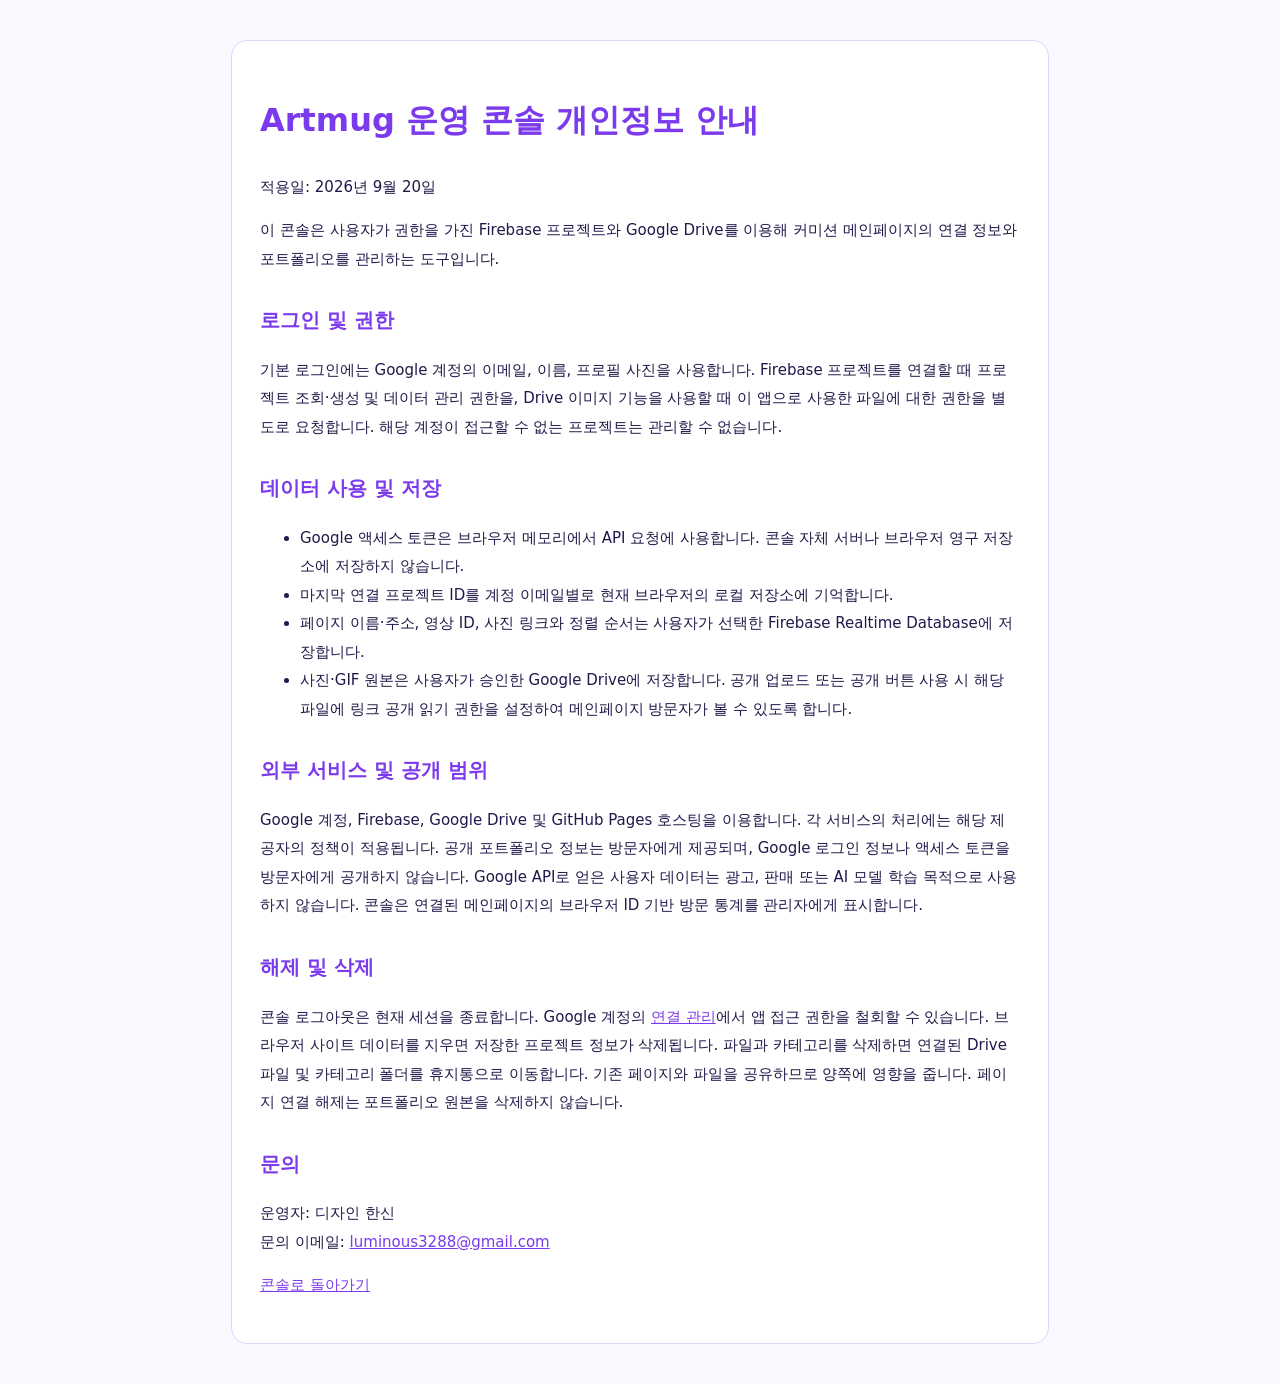
<file: privacy.html>
<!doctype html>
<html lang="ko"><head><meta charset="utf-8"><meta name="viewport" content="width=device-width,initial-scale=1"><title>개인정보 안내 | Artmug 운영 콘솔</title>
<style>body{font-family:system-ui,sans-serif;line-height:1.9;color:#1e1b4b;background:#faf9ff;margin:0}main{max-width:760px;margin:40px auto;padding:28px;background:white;border:1px solid #ddd6fe;border-radius:16px}h1,h2,a{color:#7c3aed}h2{font-size:20px;margin-top:28px}p,li{font-size:15px}</style></head>
<body><main><h1>Artmug 운영 콘솔 개인정보 안내</h1><p>적용일: 2026년 9월 20일</p>
<p>이 콘솔은 사용자가 권한을 가진 Firebase 프로젝트와 Google Drive를 이용해 커미션 메인페이지의 연결 정보와 포트폴리오를 관리하는 도구입니다.</p>
<h2>로그인 및 권한</h2><p>기본 로그인에는 Google 계정의 이메일, 이름, 프로필 사진을 사용합니다. Firebase 프로젝트를 연결할 때 프로젝트 조회·생성 및 데이터 관리 권한을, Drive 이미지 기능을 사용할 때 이 앱으로 사용한 파일에 대한 권한을 별도로 요청합니다. 해당 계정이 접근할 수 없는 프로젝트는 관리할 수 없습니다.</p>
<h2>데이터 사용 및 저장</h2><ul><li>Google 액세스 토큰은 브라우저 메모리에서 API 요청에 사용합니다. 콘솔 자체 서버나 브라우저 영구 저장소에 저장하지 않습니다.</li><li>마지막 연결 프로젝트 ID를 계정 이메일별로 현재 브라우저의 로컬 저장소에 기억합니다.</li><li>페이지 이름·주소, 영상 ID, 사진 링크와 정렬 순서는 사용자가 선택한 Firebase Realtime Database에 저장합니다.</li><li>사진·GIF 원본은 사용자가 승인한 Google Drive에 저장합니다. 공개 업로드 또는 공개 버튼 사용 시 해당 파일에 링크 공개 읽기 권한을 설정하여 메인페이지 방문자가 볼 수 있도록 합니다.</li></ul>
<h2>외부 서비스 및 공개 범위</h2><p>Google 계정, Firebase, Google Drive 및 GitHub Pages 호스팅을 이용합니다. 각 서비스의 처리에는 해당 제공자의 정책이 적용됩니다. 공개 포트폴리오 정보는 방문자에게 제공되며, Google 로그인 정보나 액세스 토큰을 방문자에게 공개하지 않습니다. Google API로 얻은 사용자 데이터는 광고, 판매 또는 AI 모델 학습 목적으로 사용하지 않습니다. 콘솔은 연결된 메인페이지의 브라우저 ID 기반 방문 통계를 관리자에게 표시합니다.</p>
<h2>해제 및 삭제</h2><p>콘솔 로그아웃은 현재 세션을 종료합니다. Google 계정의 <a href="https://myaccount.google.com/connections" target="_blank" rel="noopener noreferrer">연결 관리</a>에서 앱 접근 권한을 철회할 수 있습니다. 브라우저 사이트 데이터를 지우면 저장한 프로젝트 정보가 삭제됩니다. 파일과 카테고리를 삭제하면 연결된 Drive 파일 및 카테고리 폴더를 휴지통으로 이동합니다. 기존 페이지와 파일을 공유하므로 양쪽에 영향을 줍니다. 페이지 연결 해제는 포트폴리오 원본을 삭제하지 않습니다.</p>
<h2>문의</h2><p>운영자: 디자인 한신<br>문의 이메일: <a href="mailto:luminous3288@gmail.com">luminous3288@gmail.com</a></p>
<p><a href="./">콘솔로 돌아가기</a></p></main></body></html>
</file>
<file: dashboard.css>
.dash-card{background:#fff;border:1px solid #e6dded;border-radius:20px;padding:24px;min-width:0}.dash-card h3{font-size:16px;margin:0 0 20px;color:#614478}.dash-heading{display:flex;justify-content:space-between;align-items:center;gap:12px;flex-wrap:wrap;margin:12px 0}.dash-button{padding:9px 14px;border:1px solid #d6bfe7;border-radius:10px;background:#f5eefb;color:#794a9b;font:inherit;font-size:12px;cursor:pointer}.dash-button:disabled{opacity:.5;cursor:default}.dash-muted{font-size:12px;color:#9a88a6;line-height:1.8;margin:12px 0}.dash-grid{display:grid;gap:18px;margin:22px 0}.dash-grid.three{grid-template-columns:repeat(3,minmax(0,1fr))}.dash-grid.four{grid-template-columns:repeat(4,minmax(0,1fr))}.dash-grid.two{grid-template-columns:repeat(2,minmax(0,1fr))}.dash-metric{display:flex;flex-direction:column;gap:12px}.dash-metric>span{font-size:13px;color:#9377a7}.dash-metric>strong{font-size:30px;color:#5e397a}.dash-metric>small{font-size:11px;color:#a38ab4}.dash-card svg{width:100%;height:auto;overflow:visible}.dash-bar{height:9px;border-radius:10px;background:#f2edf6;margin:10px 0 23px;overflow:hidden}.dash-bar i{display:block;height:100%;background:linear-gradient(90deg,#9060b8,#c19ade);border-radius:10px}.schedule-grid{display:grid;grid-template-columns:repeat(7,minmax(0,1fr));gap:9px}.schedule-weekday{text-align:center;padding:12px;color:#a387b6;font-size:12px}.schedule-day{min-height:80px;padding:9px 2px;border-radius:14px;border:1px solid #d6bee6;background:#faf5ff;color:#8955af;cursor:pointer}.schedule-day strong,.schedule-day small{display:block;margin:4px}.schedule-day.deadline{background:#fff1df;border-color:#efcf9a;color:#b07a2e}.schedule-day.holiday,.schedule-day.closed{background:#f4f3f5;border-color:#e5e2e8;color:#aaa}.schedule-day:disabled{cursor:default}.dash-dialog{max-width:1000px;width:calc(100% - 32px);max-height:85dvh;margin:auto;padding:26px;border:1px solid #d7bfe7;border-radius:20px;color:#604379;box-shadow:0 24px 80px #32154433}.dash-dialog::backdrop{background:#25163288}.dash-dialog input{padding:9px;border:1px solid #d8c8e3;border-radius:8px;font:inherit}.dash-table-wrap{overflow:auto;margin-top:18px}.dash-table-wrap table{border-collapse:collapse;width:100%;white-space:nowrap;font-size:12px}.dash-table-wrap th,.dash-table-wrap td{text-align:left;padding:12px;border-bottom:1px solid #eee5f6}.dash-dialog>.dash-button{margin:8px}@media(max-width:1000px){.dash-grid.four{grid-template-columns:repeat(2,minmax(0,1fr))}.dash-grid.two{grid-template-columns:1fr}}@media(max-width:650px){.dash-grid.three{grid-template-columns:1fr}.dash-card{padding:16px}.schedule-grid{gap:4px}.schedule-day{min-height:60px;font-size:11px}.schedule-day small{font-size:9px}.dash-dialog{padding:16px}}
</file>
<file: portfolio-editor.css>
.pe-editor{display:grid;gap:16px;min-width:0;color:var(--text)}
.pe-editor button,.pe-dialog button{font:inherit;cursor:pointer}
.pe-editor button:disabled,.pe-dialog button:disabled{opacity:.45;cursor:default}
.pe-toolbar,.pe-heading,.pe-secondary,.pe-tools,.pe-dialog-actions,.pe-card-actions,.pe-card-title{display:flex;align-items:center;gap:8px}
.pe-toolbar,.pe-heading,.pe-secondary{flex-wrap:wrap}
.pe-button,.pe-icon,.pe-position,.pe-tab,.pe-text{
  border:1px solid var(--border);border-radius:9px;background:white;color:var(--main-dark);
}
.pe-editor .pe-button,.pe-dialog .pe-button{padding:8px 13px;font-size:13px;font-weight:600}
.pe-button:hover,.pe-icon:hover,.pe-tab:hover{background:var(--main-pale2)}
.pe-button.pe-primary,.pe-tab[aria-pressed="true"]{background:var(--main);border-color:var(--main);color:white}
.pe-tabs{position:relative;display:flex;gap:7px;overflow-x:auto;overscroll-behavior-x:contain;padding:3px 1px 9px;scrollbar-width:thin}
.pe-editor .pe-tab{flex:0 0 auto;max-width:min(80vw,340px);overflow:hidden;text-overflow:ellipsis;white-space:nowrap;padding:9px 16px;font-size:14px;font-weight:600}
.pe-heading h3{font-size:17px;overflow-wrap:anywhere}
.pe-heading .pe-toolbar{margin-inline-start:auto}
.pe-area{min-width:0;display:grid;gap:16px;padding:clamp(12px,2vw,20px);border:1px solid var(--border);border-radius:14px;background:var(--white)}
.pe-secondary{padding-bottom:12px;border-bottom:1px solid var(--border)}
.pe-tools{gap:4px;flex:none}
.pe-icon{display:grid;place-items:center;width:32px;height:32px}
.pe-editor .pe-icon{font-family:system-ui,sans-serif;font-size:18px}
.pe-input{max-width:100%;min-width:0;padding:9px 12px;border:1px solid var(--border);border-radius:9px;background:white;color:var(--text);font:inherit}
.pe-secondary select{max-width:min(100%,26rem);font-size:14px;font-weight:700}
.pe-status,.pe-note,.pe-empty{color:var(--text-sub);font-size:13px;line-height:1.65}
.pe-status:empty,.pe-error:empty{display:none}
.pe-empty{padding:20px 4px;text-align:center}
.pe-grid{display:grid;grid-template-columns:repeat(auto-fill,minmax(min(156px,100%),1fr));gap:12px;padding:0;list-style:none}
.pe-card{min-width:0;overflow:hidden;display:flex;flex-direction:column;gap:6px;padding:7px;border:1px solid var(--border);border-radius:12px;background:var(--bg)}
.pe-preview{position:relative;background:var(--main-pale2);border-radius:7px;aspect-ratio:1;overflow:hidden}
.pe-preview img,.pe-preview iframe{display:block;width:100%;height:100%;object-fit:contain;border:0}
.pe-preview .pe-play{position:absolute;inset:0;display:grid;place-items:center;color:white;background:#20113624;text-shadow:0 1px 8px #291944;font-size:23px}
.pe-card-title{align-items:flex-start;gap:6px;padding-top:3px}
.pe-card-title span{min-width:0;overflow-wrap:anywhere;font-size:13px;font-weight:600;line-height:1.5}
.pe-editor .pe-position{min-width:28px;padding:2px 5px;font-size:12px;font-weight:700;background:var(--main-pale);font-variant-numeric:tabular-nums}
.pe-card-actions{margin-top:auto;gap:4px;justify-content:space-between}
.pe-grip{display:inline-flex;align-items:center;min-height:30px;padding:0 3px;color:var(--text-sub);font-size:12px;cursor:grab}
.pe-card-actions .pe-icon{width:28px;height:28px;background:transparent;border-color:transparent}
.pe-editor .pe-text{padding:3px 6px;font-size:12px}
.pe-drive summary{cursor:pointer;font-size:12px;color:var(--main-dark);padding:6px}
.pe-drive .pe-button{margin:2px}
.pe-dialog{inset:0;margin:auto;width:min(420px,calc(100% - 24px));max-height:calc(100dvh - 30px);padding:0;border:1px solid var(--border);border-radius:16px;background:white;color:var(--text);box-shadow:var(--shadow-lg)}
.pe-dialog::backdrop{background:rgba(30,27,75,.45)}
.pe-dialog-form{display:grid;gap:15px;padding:22px}
.pe-dialog-form h3{font-size:18px;line-height:1.5;overflow-wrap:anywhere}
.pe-field{display:grid;gap:6px;font-size:13px;font-weight:600}
.pe-field .pe-input{width:100%}
.pe-dialog-actions{justify-content:flex-end}
.pe-error{font-size:13px;color:#a12639;overflow-wrap:anywhere}
.pe-button.pe-danger{background:#a12639;color:white;border-color:#a12639}
.pe-editor :focus-visible,.pe-dialog :focus-visible{outline:2px solid var(--main);outline-offset:1px}
@media(max-width:550px){
  .pe-grid{grid-template-columns:repeat(2,minmax(0,1fr));gap:7px}
  .pe-heading .pe-toolbar{margin-inline-start:0}
  .pe-secondary select{max-width:100%}
}
</file>
